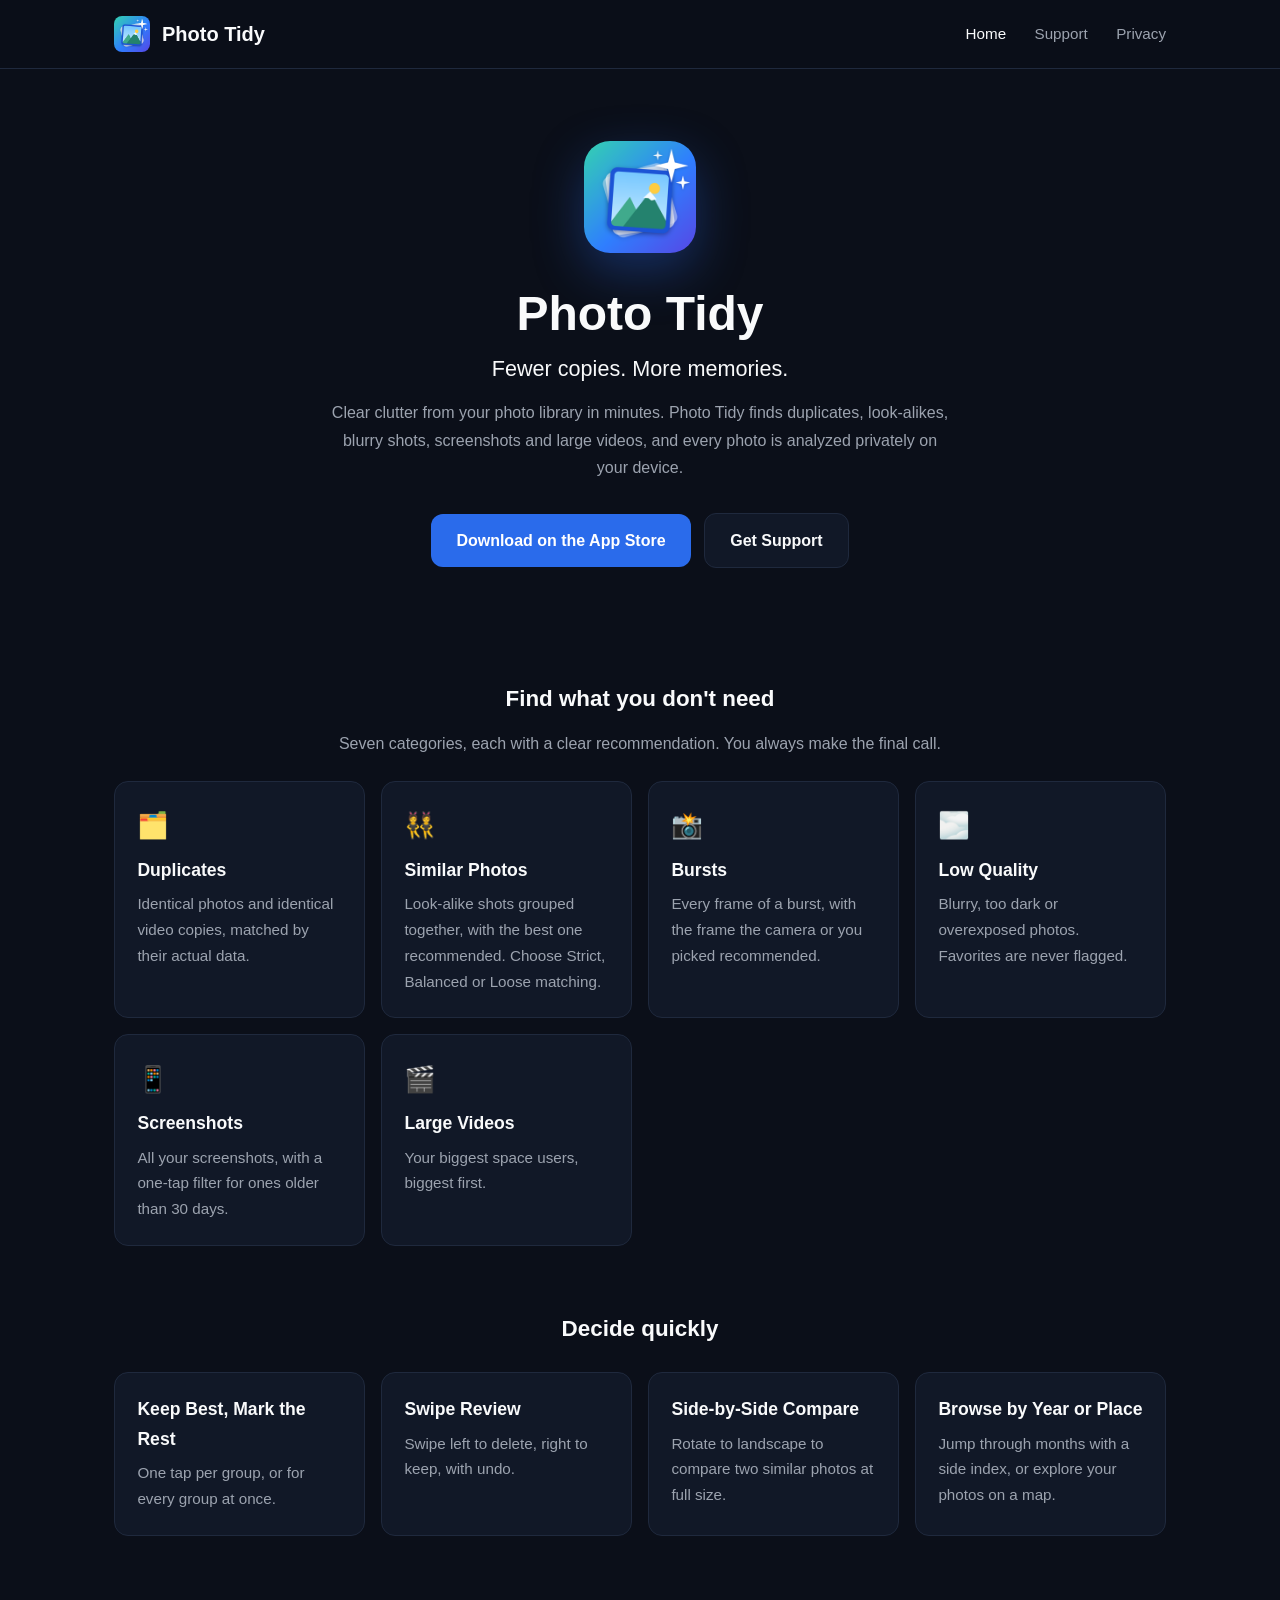
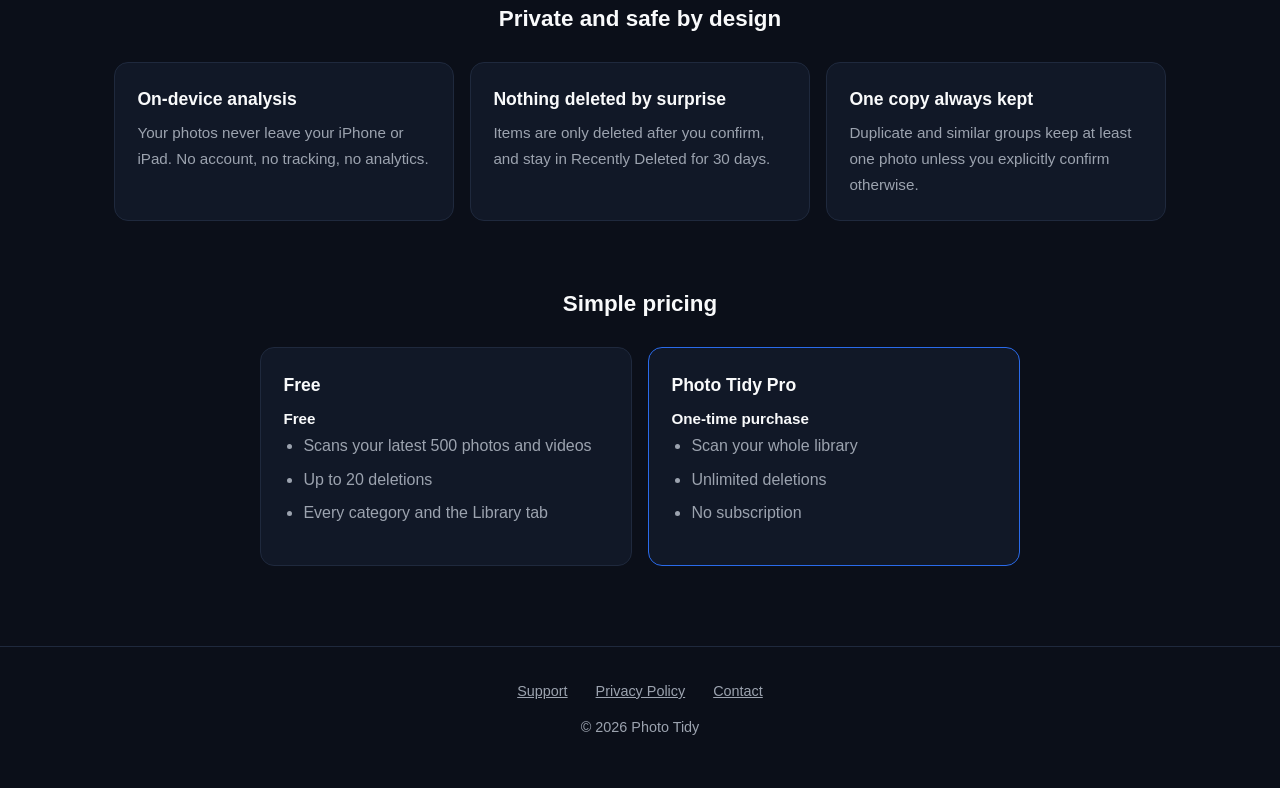
<file: index.html>
<!DOCTYPE html>
<html lang="en">
<head>
    <meta charset="UTF-8">
    <meta name="viewport" content="width=device-width, initial-scale=1.0">
    <title>Photo Tidy – Clean Up Your Photo Library Privately</title>
    <meta name="description" content="Photo Tidy finds duplicates, look-alikes, blurry shots, screenshots and large videos, all analyzed privately on your iPhone or iPad.">
    <link rel="icon" type="image/png" href="icon.png">
    <link rel="apple-touch-icon" href="icon.png">
    <link rel="stylesheet" href="style.css">
</head>
<body>

    <header>
        <div class="nav-container">
            <a href="index.html" class="brand">
                <img src="icon.png" alt="Photo Tidy icon">
                <span>Photo Tidy</span>
            </a>
            <nav>
                <a href="index.html" class="active">Home</a>
                <a href="support.html">Support</a>
                <a href="privacy.html">Privacy</a>
            </nav>
        </div>
    </header>

    <main>
        <section class="hero">
            <img src="icon.png" alt="Photo Tidy app icon">
            <h1>Photo Tidy</h1>
            <p class="tagline">Fewer copies. More memories.</p>
            <p class="lede">Clear clutter from your photo library in minutes. Photo Tidy finds duplicates, look-alikes, blurry shots, screenshots and large videos, and every photo is analyzed privately on your device.</p>
            <!-- Replace href with the App Store link once the app is live. -->
            <a class="button" href="https://apps.apple.com" target="_blank" rel="noopener">Download on the App Store</a>
            <a class="button secondary" href="support.html">Get Support</a>
        </section>

        <div class="container wide">
            <h2 class="section-title">Find what you don't need</h2>
            <p class="section-sub">Seven categories, each with a clear recommendation. You always make the final call.</p>
            <div class="grid">
                <div class="card"><div class="icon">🗂️</div><h3>Duplicates</h3><p>Identical photos and identical video copies, matched by their actual data.</p></div>
                <div class="card"><div class="icon">👯</div><h3>Similar Photos</h3><p>Look-alike shots grouped together, with the best one recommended. Choose Strict, Balanced or Loose matching.</p></div>
                <div class="card"><div class="icon">📸</div><h3>Bursts</h3><p>Every frame of a burst, with the frame the camera or you picked recommended.</p></div>
                <div class="card"><div class="icon">🌫️</div><h3>Low Quality</h3><p>Blurry, too dark or overexposed photos. Favorites are never flagged.</p></div>
                <div class="card"><div class="icon">📱</div><h3>Screenshots</h3><p>All your screenshots, with a one-tap filter for ones older than 30 days.</p></div>
                <div class="card"><div class="icon">🎬</div><h3>Large Videos</h3><p>Your biggest space users, biggest first.</p></div>
            </div>

            <h2 class="section-title">Decide quickly</h2>
            <div class="grid">
                <div class="card"><h3>Keep Best, Mark the Rest</h3><p>One tap per group, or for every group at once.</p></div>
                <div class="card"><h3>Swipe Review</h3><p>Swipe left to delete, right to keep, with undo.</p></div>
                <div class="card"><h3>Side-by-Side Compare</h3><p>Rotate to landscape to compare two similar photos at full size.</p></div>
                <div class="card"><h3>Browse by Year or Place</h3><p>Jump through months with a side index, or explore your photos on a map.</p></div>
            </div>

            <h2 class="section-title">Private and safe by design</h2>
            <div class="grid">
                <div class="card"><h3>On-device analysis</h3><p>Your photos never leave your iPhone or iPad. No account, no tracking, no analytics.</p></div>
                <div class="card"><h3>Nothing deleted by surprise</h3><p>Items are only deleted after you confirm, and stay in Recently Deleted for 30 days.</p></div>
                <div class="card"><h3>One copy always kept</h3><p>Duplicate and similar groups keep at least one photo unless you explicitly confirm otherwise.</p></div>
            </div>

            <h2 class="section-title">Simple pricing</h2>
            <div class="pricing">
                <div class="card">
                    <h3>Free</h3>
                    <p class="price">Free</p>
                    <ul>
                        <li>Scans your latest 500 photos and videos</li>
                        <li>Up to 20 deletions</li>
                        <li>Every category and the Library tab</li>
                    </ul>
                </div>
                <div class="card pro">
                    <h3>Photo Tidy Pro</h3>
                    <p class="price">One-time purchase</p>
                    <ul>
                        <li>Scan your whole library</li>
                        <li>Unlimited deletions</li>
                        <li>No subscription</li>
                    </ul>
                </div>
            </div>
        </div>
    </main>

    <footer>
        <a href="support.html">Support</a>
        <a href="privacy.html">Privacy Policy</a>
        <a href="mailto:hx_tang@hotmail.com">Contact</a>
        <p style="margin-top: 0.75rem;">© 2026 Photo Tidy</p>
    </footer>

</body>
</html>
</file>
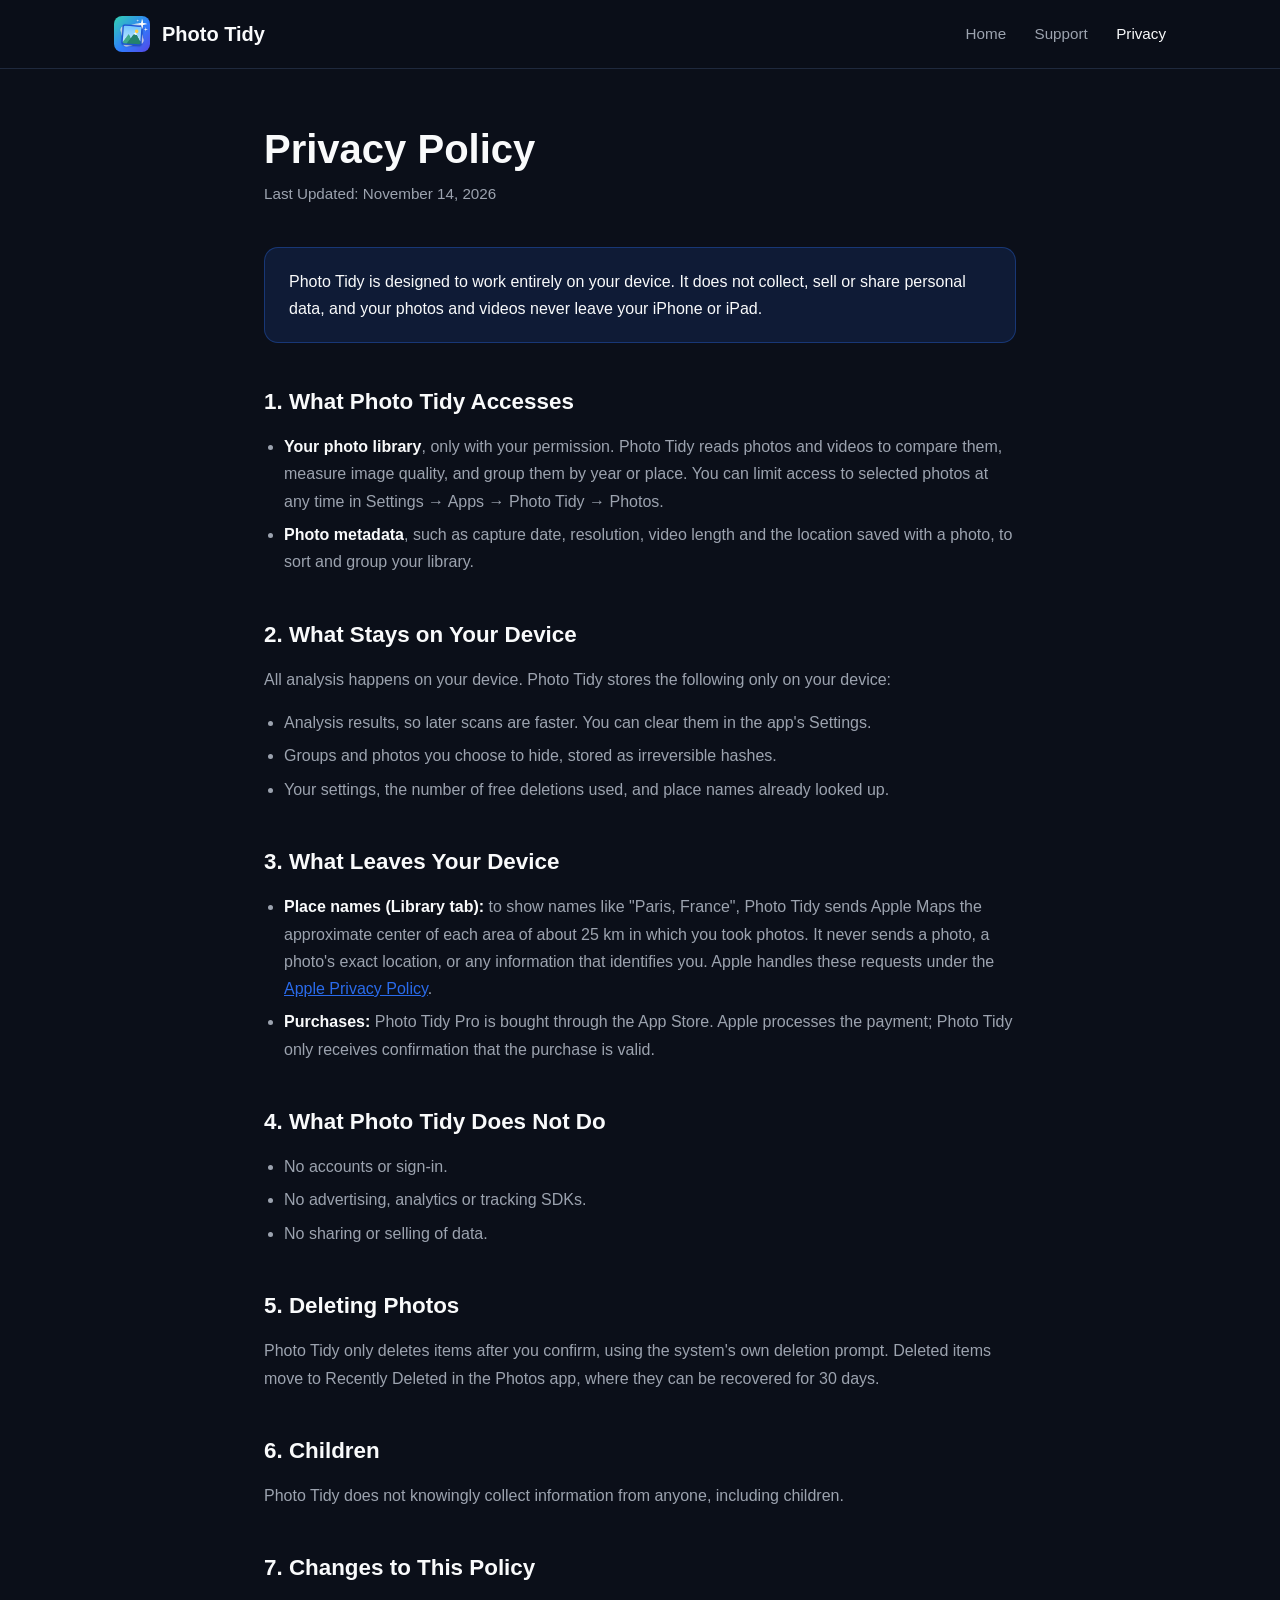
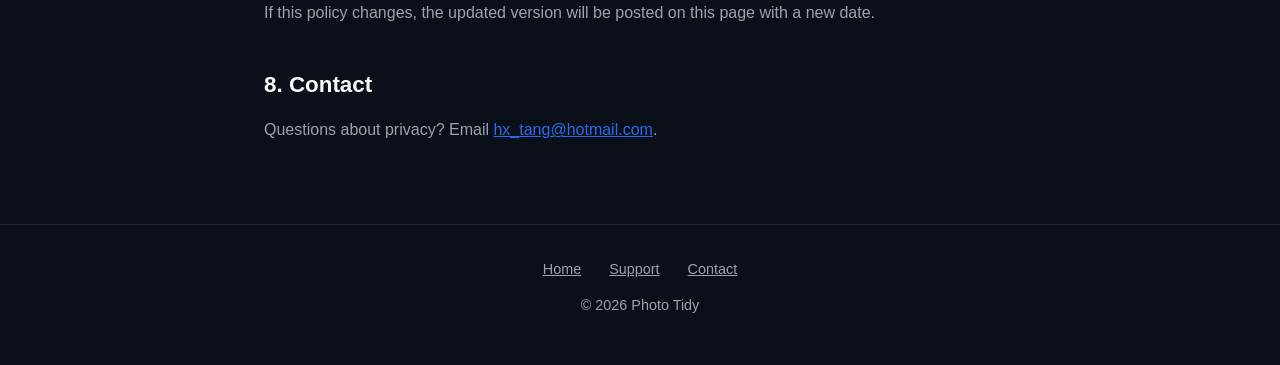
<file: privacy.html>
<!DOCTYPE html>
<html lang="en">
<head>
    <meta charset="UTF-8">
    <meta name="viewport" content="width=device-width, initial-scale=1.0">
    <title>Privacy Policy - Photo Tidy</title>
    <meta name="description" content="Photo Tidy Privacy Policy. All photo analysis happens on your device; no personal data is collected.">
    <link rel="icon" type="image/png" href="icon.png">
    <link rel="stylesheet" href="style.css">
</head>
<body>

    <header>
        <div class="nav-container">
            <a href="index.html" class="brand">
                <img src="icon.png" alt="Photo Tidy icon">
                <span>Photo Tidy</span>
            </a>
            <nav>
                <a href="index.html">Home</a>
                <a href="support.html">Support</a>
                <a href="privacy.html" class="active">Privacy</a>
            </nav>
        </div>
    </header>

    <main class="container">
        <h1>Privacy Policy</h1>
        <p class="last-updated">Last Updated: November 14, 2026</p>

        <div class="highlight-card">
            <p>Photo Tidy is designed to work entirely on your device. It does not collect, sell or share personal data, and your photos and videos never leave your iPhone or iPad.</p>
        </div>

        <h2>1. What Photo Tidy Accesses</h2>
        <ul>
            <li><strong>Your photo library</strong>, only with your permission. Photo Tidy reads photos and videos to compare them, measure image quality, and group them by year or place. You can limit access to selected photos at any time in Settings → Apps → Photo Tidy → Photos.</li>
            <li><strong>Photo metadata</strong>, such as capture date, resolution, video length and the location saved with a photo, to sort and group your library.</li>
        </ul>

        <h2>2. What Stays on Your Device</h2>
        <p>All analysis happens on your device. Photo Tidy stores the following only on your device:</p>
        <ul>
            <li>Analysis results, so later scans are faster. You can clear them in the app's Settings.</li>
            <li>Groups and photos you choose to hide, stored as irreversible hashes.</li>
            <li>Your settings, the number of free deletions used, and place names already looked up.</li>
        </ul>

        <h2>3. What Leaves Your Device</h2>
        <ul>
            <li><strong>Place names (Library tab):</strong> to show names like "Paris, France", Photo Tidy sends Apple Maps the approximate center of each area of about 25 km in which you took photos. It never sends a photo, a photo's exact location, or any information that identifies you. Apple handles these requests under the <a href="https://www.apple.com/legal/privacy/" target="_blank" rel="noopener">Apple Privacy Policy</a>.</li>
            <li><strong>Purchases:</strong> Photo Tidy Pro is bought through the App Store. Apple processes the payment; Photo Tidy only receives confirmation that the purchase is valid.</li>
        </ul>

        <h2>4. What Photo Tidy Does Not Do</h2>
        <ul>
            <li>No accounts or sign-in.</li>
            <li>No advertising, analytics or tracking SDKs.</li>
            <li>No sharing or selling of data.</li>
        </ul>

        <h2>5. Deleting Photos</h2>
        <p>Photo Tidy only deletes items after you confirm, using the system's own deletion prompt. Deleted items move to Recently Deleted in the Photos app, where they can be recovered for 30 days.</p>

        <h2>6. Children</h2>
        <p>Photo Tidy does not knowingly collect information from anyone, including children.</p>

        <h2>7. Changes to This Policy</h2>
        <p>If this policy changes, the updated version will be posted on this page with a new date.</p>

        <h2>8. Contact</h2>
        <p>Questions about privacy? Email <a href="mailto:hx_tang@hotmail.com?subject=Photo%20Tidy%20Privacy">hx_tang@hotmail.com</a>.</p>
    </main>

    <footer>
        <a href="index.html">Home</a>
        <a href="support.html">Support</a>
        <a href="mailto:hx_tang@hotmail.com">Contact</a>
        <p style="margin-top: 0.75rem;">© 2026 Photo Tidy</p>
    </footer>

</body>
</html>
</file>
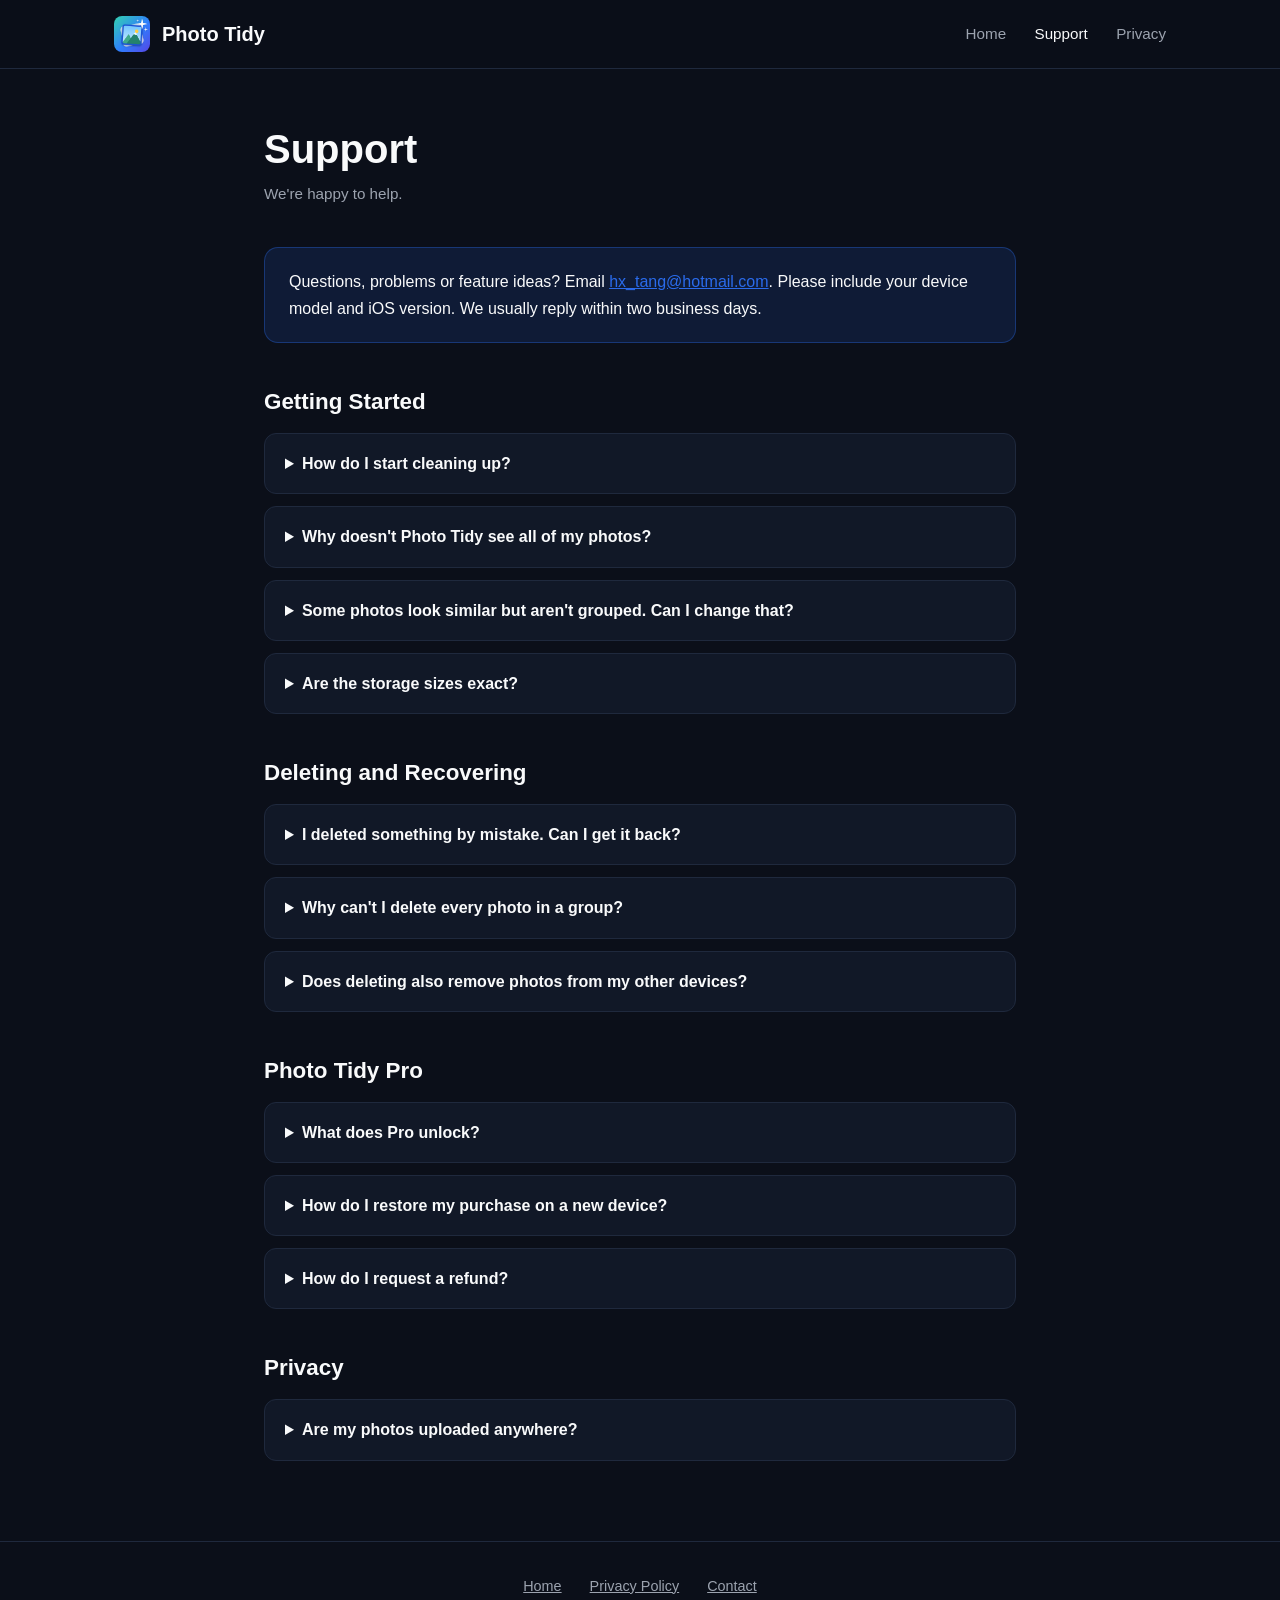
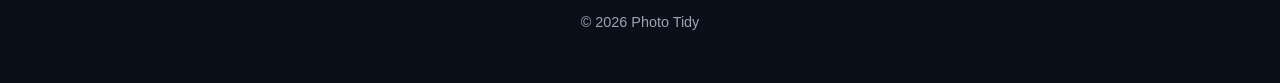
<file: support.html>
<!DOCTYPE html>
<html lang="en">
<head>
    <meta charset="UTF-8">
    <meta name="viewport" content="width=device-width, initial-scale=1.0">
    <title>Support - Photo Tidy</title>
    <meta name="description" content="Get help with Photo Tidy: scanning, deleting, recovering photos, Photo Tidy Pro and restoring purchases.">
    <link rel="icon" type="image/png" href="icon.png">
    <link rel="stylesheet" href="style.css">
</head>
<body>

    <header>
        <div class="nav-container">
            <a href="index.html" class="brand">
                <img src="icon.png" alt="Photo Tidy icon">
                <span>Photo Tidy</span>
            </a>
            <nav>
                <a href="index.html">Home</a>
                <a href="support.html" class="active">Support</a>
                <a href="privacy.html">Privacy</a>
            </nav>
        </div>
    </header>

    <main class="container">
        <h1>Support</h1>
        <p class="last-updated">We're happy to help.</p>

        <div class="highlight-card">
            <p>Questions, problems or feature ideas? Email <a href="mailto:hx_tang@hotmail.com?subject=Photo%20Tidy%20Support">hx_tang@hotmail.com</a>. Please include your device model and iOS version. We usually reply within two business days.</p>
        </div>

        <h2>Getting Started</h2>
        <details>
            <summary>How do I start cleaning up?</summary>
            <p>Open the <strong>Tidy</strong> tab and tap <strong>Start Tidying</strong>. When the scan finishes, pick a category (Duplicates, Similar, Bursts, Low Quality, Screenshots, Documents or Large Videos), mark what you don't want, then tap <strong>Review Deletion List</strong> and confirm.</p>
        </details>
        <details>
            <summary>Why doesn't Photo Tidy see all of my photos?</summary>
            <ul>
                <li>If you gave <strong>limited access</strong>, Photo Tidy only sees the photos you selected. Change this in Settings → Apps → Photo Tidy → Photos.</li>
                <li>Photos stored only in iCloud (not on this device) are skipped, so nothing is downloaded without your knowledge.</li>
                <li>The free version scans your latest 500 photos and videos. Photo Tidy Pro scans the whole library.</li>
            </ul>
        </details>
        <details>
            <summary>Some photos look similar but aren't grouped. Can I change that?</summary>
            <p>Yes. Tap the gear icon, then under <strong>Similar Photos</strong> choose <strong>Loose</strong> to group more look-alikes (or <strong>Strict</strong> for near-identical shots only). Tap <strong>Scan Again</strong> to apply. Rescanning is quick because analysis is remembered.</p>
        </details>
        <details>
            <summary>Are the storage sizes exact?</summary>
            <p>Sizes are estimates based on each photo's resolution and each video's length, so the actual space freed may differ.</p>
        </details>

        <h2>Deleting and Recovering</h2>
        <details>
            <summary>I deleted something by mistake. Can I get it back?</summary>
            <p>Yes. Deleted items move to <strong>Recently Deleted</strong> in the Photos app for 30 days. Open Photos → Albums → Recently Deleted, select the items and tap <strong>Recover</strong>.</p>
        </details>
        <details>
            <summary>Why can't I delete every photo in a group?</summary>
            <p>To protect your memories, Photo Tidy keeps at least one photo in each duplicate, similar or burst group. If your selection would remove a whole group (for example, when marking photos from Low Quality), the deletion list shows a warning you can confirm.</p>
        </details>
        <details>
            <summary>Does deleting also remove photos from my other devices?</summary>
            <p>If iCloud Photos is turned on, yes. Deletions sync to your other devices signed in with the same Apple Account.</p>
        </details>

        <h2>Photo Tidy Pro</h2>
        <details>
            <summary>What does Pro unlock?</summary>
            <p>Pro is a one-time purchase that scans your entire library and removes the 20-deletion limit of the free version. There is no subscription.</p>
        </details>
        <details>
            <summary>How do I restore my purchase on a new device?</summary>
            <p>Make sure you're signed in with the Apple Account you bought Pro with. In Photo Tidy, tap the gear icon, then <strong>Restore Purchases</strong>.</p>
        </details>
        <details>
            <summary>How do I request a refund?</summary>
            <p>Purchases are handled by Apple. Request a refund at <a href="https://reportaproblem.apple.com" target="_blank" rel="noopener">reportaproblem.apple.com</a>.</p>
        </details>

        <h2>Privacy</h2>
        <details>
            <summary>Are my photos uploaded anywhere?</summary>
            <p>No. All analysis happens on your device. See the <a href="privacy.html">Privacy Policy</a> for details.</p>
        </details>
    </main>

    <footer>
        <a href="index.html">Home</a>
        <a href="privacy.html">Privacy Policy</a>
        <a href="mailto:hx_tang@hotmail.com">Contact</a>
        <p style="margin-top: 0.75rem;">© 2026 Photo Tidy</p>
    </footer>

</body>
</html>
</file>
<file: style.css>
:root {
    --bg: #0b0f19;
    --surface: #111827;
    --surface-border: #1f293d;
    --text-primary: #f9fafb;
    --text-secondary: #9ca3af;
    --accent: #2a6beb;
    --accent-soft: rgba(42, 107, 235, 0.14);
}
* { box-sizing: border-box; margin: 0; padding: 0; }
body {
    font-family: -apple-system, BlinkMacSystemFont, "Segoe UI", Roboto, Helvetica, Arial, sans-serif;
    background-color: var(--bg);
    color: var(--text-primary);
    line-height: 1.7;
}
a { color: var(--accent); }
header {
    border-bottom: 1px solid var(--surface-border);
    position: sticky;
    top: 0;
    background: rgba(11, 15, 25, 0.85);
    backdrop-filter: blur(12px);
    -webkit-backdrop-filter: blur(12px);
    z-index: 100;
}
.nav-container {
    max-width: 1100px;
    margin: 0 auto;
    display: flex;
    align-items: center;
    justify-content: space-between;
    padding: 1rem 1.5rem;
}
.brand {
    display: flex;
    align-items: center;
    gap: 0.75rem;
    text-decoration: none;
    color: var(--text-primary);
    font-weight: 700;
    font-size: 1.25rem;
}
.brand img { width: 36px; height: 36px; border-radius: 8px; }
nav a {
    color: var(--text-secondary);
    text-decoration: none;
    margin-left: 1.5rem;
    font-size: 0.95rem;
    transition: color 0.2s;
}
nav a:hover, nav a.active { color: var(--text-primary); }

.container { max-width: 800px; margin: 3.5rem auto 5rem; padding: 0 1.5rem; }
.wide { max-width: 1100px; }
h1 { font-size: 2.5rem; font-weight: 800; margin-bottom: 0.5rem; line-height: 1.2; }
h2 { font-size: 1.4rem; font-weight: 700; margin: 2.5rem 0 0.75rem; }
h3 { font-size: 1.1rem; font-weight: 600; margin-bottom: 0.35rem; }
p, li { color: var(--text-secondary); }
p { margin-bottom: 1rem; }
ul { margin: 0 0 1rem 1.25rem; }
li { margin-bottom: 0.4rem; }
strong { color: var(--text-primary); }
.last-updated { color: var(--text-secondary); font-size: 0.95rem; margin-bottom: 2.5rem; }
.highlight-card {
    background: var(--accent-soft);
    border: 1px solid rgba(42, 107, 235, 0.35);
    border-radius: 14px;
    padding: 1.25rem 1.5rem;
    margin-bottom: 2rem;
}
.highlight-card p { color: var(--text-primary); margin: 0; }

/* Home page */
.hero { text-align: center; padding: 4.5rem 1.5rem 3rem; }
.hero img { width: 112px; height: 112px; border-radius: 26px; box-shadow: 0 18px 50px rgba(42, 107, 235, 0.35); }
.hero h1 { font-size: 3rem; margin-top: 1.5rem; }
.hero .tagline { font-size: 1.35rem; color: var(--text-primary); margin: 0.5rem 0 0.75rem; }
.hero .lede { max-width: 620px; margin: 0 auto 2rem; }
.button {
    display: inline-block;
    background: var(--accent);
    color: #fff;
    text-decoration: none;
    font-weight: 600;
    padding: 0.8rem 1.6rem;
    border-radius: 12px;
}
.button.secondary { background: var(--surface); border: 1px solid var(--surface-border); color: var(--text-primary); margin-left: 0.5rem; }
.grid { display: grid; grid-template-columns: repeat(auto-fit, minmax(240px, 1fr)); gap: 1rem; margin-top: 1.5rem; }
.card {
    background: var(--surface);
    border: 1px solid var(--surface-border);
    border-radius: 14px;
    padding: 1.4rem;
}
.card .icon { font-size: 1.6rem; margin-bottom: 0.5rem; }
.card p { margin: 0; font-size: 0.95rem; }
.section-title { text-align: center; margin-top: 4rem; }
.section-sub { text-align: center; max-width: 620px; margin: 0 auto; }
.pricing { display: grid; grid-template-columns: repeat(auto-fit, minmax(260px, 1fr)); gap: 1rem; max-width: 760px; margin: 1.5rem auto 0; }
.pricing .card.pro { border-color: var(--accent); }
.price { font-size: 1.6rem; font-weight: 800; color: var(--text-primary); margin: 0.25rem 0 0.75rem; }

/* Support page */
details {
    background: var(--surface);
    border: 1px solid var(--surface-border);
    border-radius: 12px;
    padding: 1rem 1.25rem;
    margin-bottom: 0.75rem;
}
summary { cursor: pointer; font-weight: 600; color: var(--text-primary); }
details p, details ul { margin-top: 0.75rem; }

footer {
    border-top: 1px solid var(--surface-border);
    text-align: center;
    padding: 2rem 1.5rem;
    color: var(--text-secondary);
    font-size: 0.9rem;
}
footer a { color: var(--text-secondary); margin: 0 0.75rem; }

@media (max-width: 600px) {
    nav a { margin-left: 1rem; }
    .brand span { display: none; }
    .hero h1 { font-size: 2.3rem; }
    .button.secondary { margin: 0.75rem 0 0; }
}
</file>
